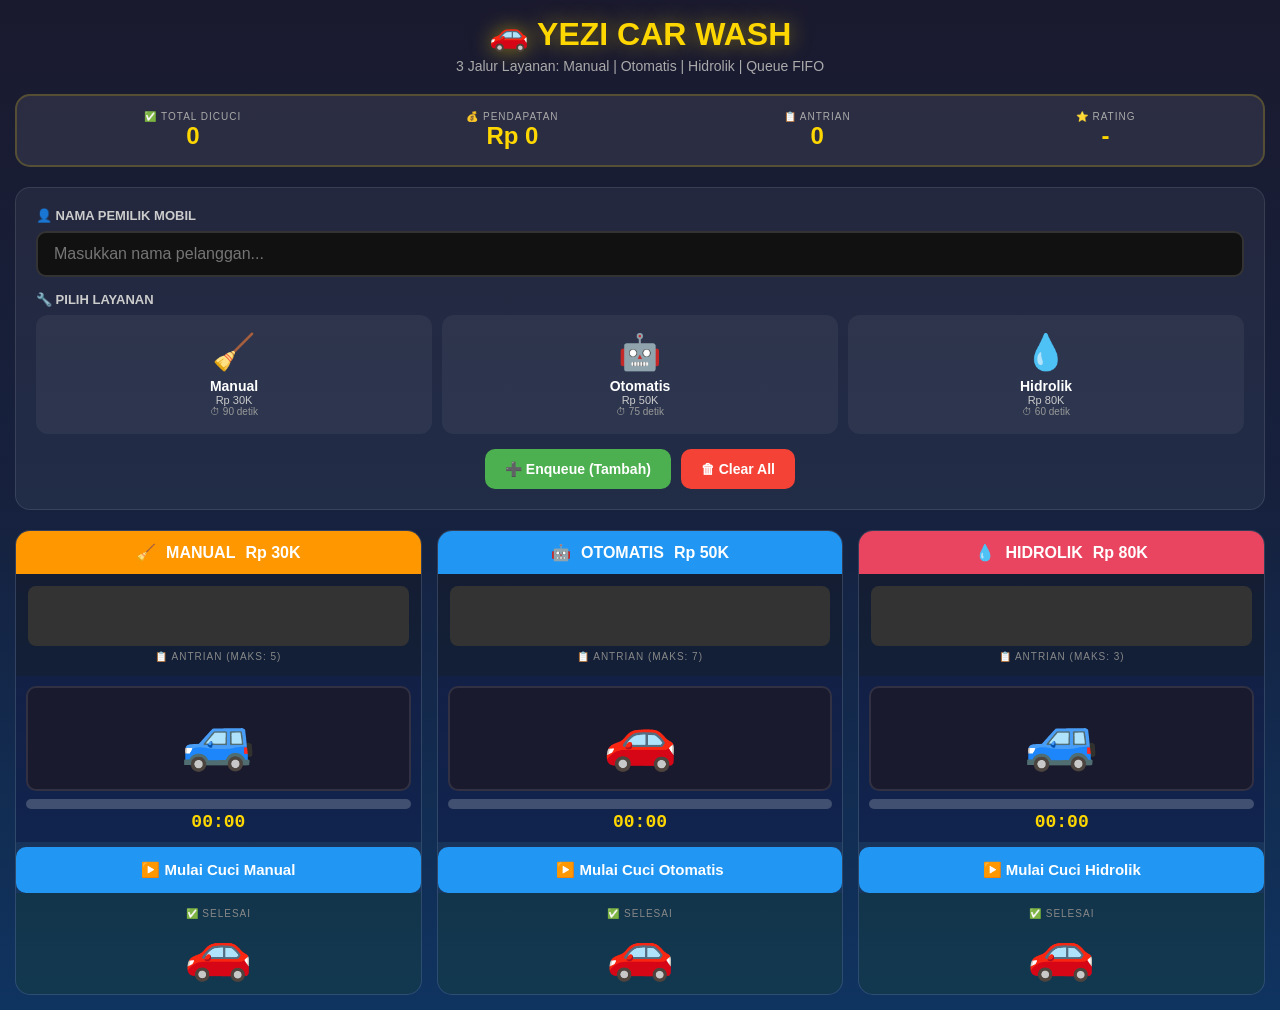
<file: Untitled-1.html>
<!DOCTYPE html>
<html lang="id">
<head>
    <meta charset="UTF-8">
    <meta name="viewport" content="width=device-width, initial-scale=1.0">
    <title>🚗 YeZi Car Wash - Animasi | Queue FIFO</title>
    
    <!-- ========================================= -->
    <!-- CSS INTERNAL (Langsung dalam HTML)        -->
    <!-- ========================================= -->
    <style>
        * {
            margin: 0;
            padding: 0;
            box-sizing: border-box;
        }

        body {
            font-family: 'Segoe UI', Tahoma, Geneva, Verdana, sans-serif;
            background: linear-gradient(180deg, #1a1a2e 0%, #16213e 50%, #0f3460 100%);
            color: #ffffff;
            display: flex;
            justify-content: center;
            padding: 15px;
            min-height: 100vh;
        }

        .container {
            width: 100%;
            max-width: 1300px;
            text-align: center;
        }

        /* HEADER */
        h1 {
            font-size: 32px;
            color: #ffd700;
            margin-bottom: 5px;
            text-shadow: 0 0 20px rgba(255, 215, 0, 0.5);
        }

        .subtitle {
            color: #aaa;
            font-size: 14px;
            margin-bottom: 20px;
        }

        /* NOTIFIKASI */
        .notif {
            background: #4caf50;
            color: #fff;
            padding: 14px 20px;
            border-radius: 12px;
            margin-bottom: 15px;
            display: none;
            font-weight: 600;
            white-space: pre-line;
            box-shadow: 0 8px 25px rgba(0,0,0,0.3);
        }

        .notif.show {
            display: block;
            animation: slideDown 0.4s ease;
        }

        @keyframes slideDown {
            from { opacity: 0; transform: translateY(-30px); }
            to { opacity: 1; transform: translateY(0); }
        }

        /* DASHBOARD */
        .dashboard {
            background: rgba(255,255,255,0.08);
            padding: 15px 20px;
            border-radius: 15px;
            margin-bottom: 20px;
            display: flex;
            justify-content: space-around;
            flex-wrap: wrap;
            gap: 10px;
            border: 2px solid rgba(255,215,0,0.2);
        }

        .dashboard-item {
            text-align: center;
        }

        .dashboard-item .label {
            font-size: 10px;
            color: #aaa;
            text-transform: uppercase;
            letter-spacing: 1px;
        }

        .dashboard-item .value {
            font-size: 24px;
            font-weight: 800;
            color: #ffd700;
        }

        @keyframes pulse {
            0%, 100% { transform: scale(1); }
            50% { transform: scale(1.15); color: #ff9800; }
        }

        .dashboard .value.updated {
            animation: pulse 0.4s ease;
        }

        /* FORM */
        .form-group {
            background: rgba(255,255,255,0.05);
            padding: 20px;
            border-radius: 15px;
            margin-bottom: 20px;
            border: 1px solid rgba(255,255,255,0.1);
        }

        .form-group label {
            display: block;
            margin-bottom: 8px;
            font-weight: 600;
            text-align: left;
            color: #ccc;
            font-size: 13px;
            text-transform: uppercase;
        }

        .form-group input[type="text"] {
            width: 100%;
            padding: 12px 16px;
            border-radius: 10px;
            border: 2px solid #333;
            background: #111;
            color: #fff;
            font-size: 16px;
            margin-bottom: 15px;
            outline: none;
            transition: 0.3s;
        }

        .form-group input[type="text"]:focus {
            border-color: #ffd700;
            box-shadow: 0 0 15px rgba(255,215,0,0.2);
        }

        /* KARTU LAYANAN */
        .layanan-options {
            display: flex;
            gap: 10px;
            margin-bottom: 15px;
            flex-wrap: wrap;
        }

        .layanan-card {
            flex: 1;
            min-width: 100px;
            padding: 15px 10px;
            border-radius: 12px;
            background: rgba(255,255,255,0.05);
            cursor: pointer;
            border: 2px solid transparent;
            transition: 0.3s;
            text-align: center;
        }

        .layanan-card:hover {
            border-color: #ffd700;
            background: rgba(255,255,255,0.1);
        }

        .layanan-card.selected {
            border-color: #ffd700;
            background: #e94560;
            box-shadow: 0 0 25px rgba(233,69,96,0.5);
        }

        .layanan-card .icon { font-size: 35px; display: block; margin-bottom: 5px; }
        .layanan-card .nama-layanan { font-weight: 700; font-size: 14px; display: block; }
        .layanan-card .harga { font-size: 11px; color: #ccc; display: block; }
        .layanan-card .estimasi { font-size: 10px; color: #999; display: block; }

        /* TOMBOL */
        .btn-group {
            display: flex;
            gap: 10px;
            flex-wrap: wrap;
            justify-content: center;
        }

        button {
            padding: 12px 20px;
            border-radius: 10px;
            border: none;
            cursor: pointer;
            font-weight: 600;
            font-size: 14px;
            transition: 0.3s;
            color: #fff;
        }

        button:hover:not(:disabled) {
            transform: translateY(-3px);
            box-shadow: 0 8px 20px rgba(0,0,0,0.4);
        }

        button:disabled {
            opacity: 0.4;
            cursor: not-allowed;
        }

        .btn-tambah { background: #4caf50; }
        .btn-reset { background: #f44336; }
        .btn-cuci {
            background: #2196F3;
            width: 100%;
            margin-top: 5px;
            padding: 14px;
            font-size: 15px;
        }

        /* PANEL AREA */
        .panel-container {
            display: flex;
            gap: 15px;
            flex-wrap: wrap;
        }

        .jalur-cuci {
            flex: 1;
            min-width: 350px;
            background: rgba(255,255,255,0.03);
            border-radius: 15px;
            border: 1px solid rgba(255,255,255,0.1);
            overflow: hidden;
        }

        .jalur-header {
            display: flex;
            align-items: center;
            justify-content: center;
            gap: 10px;
            padding: 12px;
            font-weight: 700;
        }

        .jalur-manual .jalur-header { background: #ff9800; }
        .jalur-otomatis .jalur-header { background: #2196F3; }
        .jalur-hidrolik .jalur-header { background: #e94560; }

        .jalur-header h3 { font-size: 16px; }

        /* AREA ANTRIAN */
        .area-antrian {
            padding: 12px;
            background: rgba(0,0,0,0.3);
            min-height: 100px;
        }

        .jalan-raya {
            background: #333;
            border-radius: 8px;
            padding: 15px 10px;
            min-height: 60px;
            position: relative;
            overflow-x: auto;
        }

        .slot-antrian {
            display: flex;
            gap: 12px;
            align-items: center;
            position: relative;
            z-index: 1;
        }

        .mobil-antrian-item {
            font-size: 40px;
            display: inline-block;
            animation: mobilMasuk 0.5s ease;
            flex-shrink: 0;
            position: relative;
        }

        .mobil-antrian-item::after {
            content: attr(data-nama);
            position: absolute;
            bottom: -20px;
            left: 50%;
            transform: translateX(-50%);
            font-size: 10px;
            background: #000;
            color: #fff;
            padding: 10px 10px;
            border-radius: 10px;
            white-space: nowrap;
        }

        @keyframes mobilMasuk {
            from { transform: translateX(-60px); opacity: 0; }
            to { transform: translateX(0); opacity: 1; }
        }

        .label-area {
            font-size: 10px;
            color: #888;
            margin-top: 5px;
            text-transform: uppercase;
            letter-spacing: 1px;
        }

        /* AREA CUCI */
        .area-cuci {
            padding: 10px;
            background: rgba(0,0,50,0.3);
            min-height: 120px;
        }

        .ruang-cuci {
            background: #1a1a2e;
            border-radius: 10px;
            padding: 15px;
            position: relative;
            min-height: 100px;
            display: flex;
            flex-direction: column;
            align-items: center;
            justify-content: center;
            border: 2px solid rgba(255,255,255,0.1);
        }

        .mobil-cuci-container {
            font-size: 60px;
            z-index: 2;
            transition: 0.5s;
        }

        .mobil-cuci-container.terangkat {
            animation: naikTurun 1s ease-in-out infinite alternate;
        }

        @keyframes naikTurun {
            from { transform: translateY(0); }
            to { transform: translateY(-25px); }
        }

        .mobil-sedang-dicuci {
            display: inline-block;
            animation: goyang 0.3s ease infinite;
        }

        @keyframes goyang {
            0%, 100% { transform: rotate(0); }
            25% { transform: rotate(-4deg); }
            75% { transform: rotate(4deg); }
        }

        /* Efek Cucian */
        .efek-cucian {
            position: absolute;
            top: 0;
            left: 0;
            right: 0;
            bottom: 0;
            pointer-events: none;
            z-index: 3;
            display: none;
        }

        .efek-cucian span {
            position: absolute;
            font-size: 28px;
        }

        .efek-cucian .pekerja { left: 10%; top: 30%; animation: geser 1.5s ease-in-out infinite; }
        .efek-cucian .robot { left: 10%; top: 30%; animation: geser 1.5s ease-in-out infinite; }
        .efek-cucian .spons { left: 30%; top: 40%; animation: putar 1s linear infinite; }
        .efek-cucian .sabun { left: 50%; top: 20%; animation: busa 2s ease-in-out infinite; }
        .efek-cucian .air { right: 25%; top: 35%; animation: semprot 0.6s ease-in-out infinite; }
        .efek-cucian .sikat { left: 40%; top: 25%; animation: putar 0.8s linear infinite; }
        .efek-cucian .lift { left: 15%; bottom: 15%; font-size: 35px; }

        @keyframes geser {
            0%, 100% { transform: translateX(0); }
            50% { transform: translateX(25px); }
        }

        @keyframes putar {
            from { transform: rotate(0); }
            to { transform: rotate(360deg); }
        }

        @keyframes busa {
            0%, 100% { transform: scale(0.5); opacity: 0; }
            50% { transform: scale(1.5); opacity: 1; }
        }

        @keyframes semprot {
            0%, 100% { transform: translateY(0); opacity: 0.5; }
            50% { transform: translateY(-15px); opacity: 1; }
        }

        /* Progress */
        .progress-container {
            background: rgba(255,255,255,0.2);
            border-radius: 10px;
            height: 10px;
            overflow: hidden;
            margin-top: 8px;
            width: 100%;
        }

        .progress-bar {
            height: 100%;
            background: #4caf50;
            border-radius: 10px;
            width: 0%;
            transition: width 0.5s;
        }

        .timer-text {
            font-size: 18px;
            font-weight: 700;
            color: #ffd700;
            font-family: monospace;
            margin-top: 3px;
        }

        /* AREA KELUAR */
        .area-keluar {
            padding: 10px;
            background: rgba(0,50,0,0.2);
            min-height: 70px;
            display: flex;
            flex-direction: column;
            align-items: center;
            justify-content: center;
        }

        .mobil-bersih-container {
            font-size: 55px;
        }

        .mobil-selesai {
            display: inline-block;
        }

        .mobil-selesai.kinclong {
            animation: kinclong 0.6s ease infinite alternate;
        }

        @keyframes kinclong {
            from { filter: brightness(1); transform: scale(1); }
            to { filter: brightness(1.5) drop-shadow(0 0 15px gold); transform: scale(1.15); }
        }

        /* CONFETTI */
        .confetti-particle {
            position: fixed;
            top: -50px;
            z-index: 9999;
            pointer-events: none;
            animation: confettiJatuh 2.5s ease-out forwards;
        }

        @keyframes confettiJatuh {
            0% { transform: translateY(0) rotate(0deg); opacity: 1; }
            100% { transform: translateY(105vh) rotate(720deg); opacity: 0; }
        }

        /* RESPONSIVE */
        @media (max-width: 1100px) {
            .panel-container { flex-direction: column; }
            .jalur-cuci { min-width: 100%; }
        }

        @media (max-width: 500px) {
            h1 { font-size: 22px; }
            .mobil-cuci-container { font-size: 40px; }
            .mobil-bersih-container { font-size: 40px; }
        }
    </style>
</head>
<body>
    <!-- ========================================= -->
    <!-- KONTAINER UTAMA                           -->
    <!-- ========================================= -->
    <div class="container">
        
        <h1>🚗 YEZI CAR WASH</h1>
        <p class="subtitle">3 Jalur Layanan: Manual | Otomatis | Hidrolik | Queue FIFO</p>

        <!-- DASHBOARD -->
        <div class="dashboard">
            <div class="dashboard-item">
                <div class="label">✅ Total Dicuci</div>
                <div class="value" id="totalDicuci">0</div>
            </div>
            <div class="dashboard-item">
                <div class="label">💰 Pendapatan</div>
                <div class="value" id="totalPendapatan">Rp 0</div>
            </div>
            <div class="dashboard-item">
                <div class="label">📋 Antrian</div>
                <div class="value" id="totalAntrian">0</div>
            </div>
            <div class="dashboard-item">
                <div class="label">⭐ Rating</div>
                <div class="value" id="rating">-</div>
            </div>
        </div>

        <!-- NOTIFIKASI -->
        <div id="notif" class="notif"></div>

        <!-- FORM INPUT -->
        <div class="form-group">
            <label>👤 Nama Pemilik Mobil</label>
            <input type="text" id="namaInput" placeholder="Masukkan nama pelanggan...">

            <label>🔧 Pilih Layanan</label>
            <div class="layanan-options">
                <div class="layanan-card" onclick="pilihLayanan('manual')" id="card-manual">
                    <span class="icon">🧹</span>
                    <span class="nama-layanan">Manual</span>
                    <span class="harga">Rp 30K</span>
                    <span class="estimasi">⏱ 90 detik</span>
                </div>
                <div class="layanan-card" onclick="pilihLayanan('otomatis')" id="card-otomatis">
                    <span class="icon">🤖</span>
                    <span class="nama-layanan">Otomatis</span>
                    <span class="harga">Rp 50K</span>
                    <span class="estimasi">⏱ 75 detik</span>
                </div>
                <div class="layanan-card" onclick="pilihLayanan('hidrolik')" id="card-hidrolik">
                    <span class="icon">💧</span>
                    <span class="nama-layanan">Hidrolik</span>
                    <span class="harga">Rp 80K</span>
                    <span class="estimasi">⏱ 60 detik</span>
                </div>
            </div>

            <div class="btn-group">
                <button class="btn-tambah" onclick="tambahAntrian()">➕ Enqueue (Tambah)</button>
                <button class="btn-reset" onclick="resetSemuaAntrian()">🗑 Clear All</button>
            </div>
        </div>

        <!-- PANEL 3 JALUR -->
        <div class="panel-container">
            
            <!-- ============== MANUAL ============== -->
            <div class="jalur-cuci jalur-manual">
                <div class="jalur-header"><span>🧹</span><h3>MANUAL</h3><span>Rp 30K</span></div>
                
                <div class="area-antrian">
                    <div class="jalan-raya">
                        <div class="slot-antrian" id="slotAntrianManual"></div>
                    </div>
                    <span class="label-area">📋 Antrian (Maks: 5)</span>
                </div>

                <div class="area-cuci">
                    <div class="ruang-cuci" style="position:relative;">
                        <div class="mobil-cuci-container" id="mobilCuciManual">
                            <span class="mobil-sedang-dicuci">🚙</span>
                        </div>
                        <div class="efek-cucian" id="efekManual">
                            <span class="pekerja">👨‍🔧</span>
                            <span class="spons">🧽</span>
                            <span class="sabun">🫧</span>
                            <span class="air">💦</span>
                        </div>
                    </div>
                    <div class="progress-container">
                        <div class="progress-bar" id="progressBarManual"></div>
                    </div>
                    <div class="timer-text" id="timerTextManual">00:00</div>
                </div>

                <button class="btn-cuci" id="btnCuciManual" onclick="cuciMobil('manual')">▶️ Mulai Cuci Manual</button>

                <div class="area-keluar">
                    <span class="label-area">✅ Selesai</span>
                    <div class="mobil-bersih-container" id="mobilBersihManual">
                        <span class="mobil-selesai">🚗</span>
                    </div>
                </div>
            </div>

            <!-- ============== OTOMATIS ============== -->
            <div class="jalur-cuci jalur-otomatis">
                <div class="jalur-header"><span>🤖</span><h3>OTOMATIS</h3><span>Rp 50K</span></div>
                
                <div class="area-antrian">
                    <div class="jalan-raya">
                        <div class="slot-antrian" id="slotAntrianOtomatis"></div>
                    </div>
                    <span class="label-area">📋 Antrian (Maks: 7)</span>
                </div>

                <div class="area-cuci">
                    <div class="ruang-cuci" style="position:relative;">
                        <div class="mobil-cuci-container" id="mobilCuciOtomatis">
                            <span class="mobil-sedang-dicuci">🚗</span>
                        </div>
                        <div class="efek-cucian" id="efekOtomatis">
                            <span class="robot">🤖</span>
                            <span class="sikat">🪥</span>
                            <span class="air">💦</span>
                            <span class="sabun">🫧</span>
                        </div>
                    </div>
                    <div class="progress-container">
                        <div class="progress-bar" id="progressBarOtomatis"></div>
                    </div>
                    <div class="timer-text" id="timerTextOtomatis">00:00</div>
                </div>

                <button class="btn-cuci" id="btnCuciOtomatis" onclick="cuciMobil('otomatis')">▶️ Mulai Cuci Otomatis</button>

                <div class="area-keluar">
                    <span class="label-area">✅ Selesai</span>
                    <div class="mobil-bersih-container" id="mobilBersihOtomatis">
                        <span class="mobil-selesai">🚗</span>
                    </div>
                </div>
            </div>

            <!-- ============== HIDROLIK ============== -->
            <div class="jalur-cuci jalur-hidrolik">
                <div class="jalur-header"><span>💧</span><h3>HIDROLIK</h3><span>Rp 80K</span></div>
                
                <div class="area-antrian">
                    <div class="jalan-raya">
                        <div class="slot-antrian" id="slotAntrianHidrolik"></div>
                    </div>
                    <span class="label-area">📋 Antrian (Maks: 3)</span>
                </div>

                <div class="area-cuci">
                    <div class="ruang-cuci" style="position:relative;">
                        <div class="mobil-cuci-container terangkat" id="mobilCuciHidrolik">
                            <span class="mobil-sedang-dicuci">🚙</span>
                        </div>
                        <div class="efek-cucian" id="efekHidrolik">
                            <span class="lift">🏗️</span>
                            <span class="air">💦</span>
                            <span class="air" style="right:30%; top:40%;">💦</span>
                        </div>
                    </div>
                    <div class="progress-container">
                        <div class="progress-bar" id="progressBarHidrolik"></div>
                    </div>
                    <div class="timer-text" id="timerTextHidrolik">00:00</div>
                </div>

                <button class="btn-cuci" id="btnCuciHidrolik" onclick="cuciMobil('hidrolik')">▶️ Mulai Cuci Hidrolik</button>

                <div class="area-keluar">
                    <span class="label-area">✅ Selesai</span>
                    <div class="mobil-bersih-container" id="mobilBersihHidrolik">
                        <span class="mobil-selesai">🚗</span>
                    </div>
                </div>
            </div>

        </div>
        <!-- AKHIR PANEL -->

    </div>

    <!-- ========================================= -->
    <!-- JAVASCRIPT INTERNAL                       -->
    <!-- ========================================= -->
    <script>
        console.log('🚀 Program dimulai...');

        // Data Queue
        const queues = { 'manual': [], 'otomatis': [], 'hidrolik': [] };
        const mesinCuci = { 'manual': false, 'otomatis': false, 'hidrolik': false };
        const timerIntervals = { 'manual': null, 'otomatis': null, 'hidrolik': null };
        let layananDipilih = '';

        const durasiLayanan = { 'manual': 60, 'otomatis': 75, 'hidrolik':  90}; // Dipercepat untuk demo
        const namaLayanan = { 'manual': 'MANUAL', 'otomatis': 'OTOMATIS', 'hidrolik': 'HIDROLIK' };
        const harga = { 'manual': 30000, 'otomatis': 50000, 'hidrolik': 80000 };
        const maxAntrian = { 'manual': 5, 'otomatis': 7, 'hidrolik': 3 };
        const mobilEmoji = ['🚗', '🚙', '🚕', '🚓', '🚘', '🚖', '🚐', '🛻'];

        let totalPendapatan = 0;
        let totalDicuci = 0;
        let rating = 0;

        function capitalize(str) { return str.charAt(0).toUpperCase() + str.slice(1); }
        function formatWaktu(d) { const m = Math.floor(d/60); const s = d%60; return String(m).padStart(2,'0')+':'+String(s).padStart(2,'0'); }

        function tampilkanNotif(pesan, warna) {
            if (!warna) warna = '#4caf50';
            const n = document.getElementById('notif');
            n.textContent = pesan;
            n.style.backgroundColor = warna;
            n.classList.add('show');
            setTimeout(() => n.classList.remove('show'), 4000);
        }

        function updateDashboard() {
            document.getElementById('totalDicuci').textContent = totalDicuci;
            document.getElementById('totalPendapatan').textContent = 'Rp ' + totalPendapatan.toLocaleString('id-ID');
            document.getElementById('totalAntrian').textContent = queues['manual'].length + queues['otomatis'].length + queues['hidrolik'].length;
            const el = document.getElementById('totalPendapatan');
            el.classList.add('updated');
            setTimeout(() => el.classList.remove('updated'), 500);
        }

        function pilihLayanan(l) {
            layananDipilih = l;
            document.querySelectorAll('.layanan-card').forEach(c => c.classList.remove('selected'));
            document.getElementById('card-' + l).classList.add('selected');
        }

        function updateTampilanAntrian(layanan) {
            const container = document.getElementById('slotAntrian' + capitalize(layanan));
            container.innerHTML = '';
            queues[layanan].forEach((item, i) => {
                const div = document.createElement('span');
                div.className = 'mobil-antrian-item';
                div.textContent = item.emoji;
                div.setAttribute('data-nama', item.nama);
                div.style.animationDelay = (i * 0.1) + 's';
                container.appendChild(div);
            });
        }

        function tambahAntrian() {
            const nama = document.getElementById('namaInput').value.trim();
            if (!nama) { tampilkanNotif('❌ Nama tidak boleh kosong!', '#f44336'); return; }
            if (!layananDipilih) { tampilkanNotif('❌ Pilih layanan dulu!', '#f44336'); return; }
            if (queues[layananDipilih].length >= maxAntrian[layananDipilih]) {
                tampilkanNotif('❌ Antrian ' + namaLayanan[layananDipilih] + ' PENUH!', '#f44336');
                return;
            }

            const pelanggan = { nama, layanan: layananDipilih, emoji: mobilEmoji[Math.floor(Math.random() * mobilEmoji.length)] };
            queues[layananDipilih].push(pelanggan);
            updateTampilanAntrian(layananDipilih);
            updateDashboard();
            document.getElementById('namaInput').value = '';
            layananDipilih = '';
            document.querySelectorAll('.layanan-card').forEach(c => c.classList.remove('selected'));
            tampilkanNotif('✅ ' + nama + ' masuk antrian ' + namaLayanan[pelanggan.layanan] + '!');
            console.log('✅ ENQUEUE: ' + nama);
        }

        function cuciMobil(layanan) {
            const queue = queues[layanan];
            if (queue.length === 0) { tampilkanNotif('⚠️ Antrian kosong!', '#ff9800'); return; }
            if (mesinCuci[layanan]) { tampilkanNotif('⏳ Sedang mencuci!', '#ff9800'); return; }

            const mobil = queue.shift();
            mesinCuci[layanan] = true;
            document.getElementById('btnCuci' + capitalize(layanan)).disabled = true;
            updateTampilanAntrian(layanan);
            updateDashboard();

            // Animasi mobil masuk
            document.getElementById('mobilCuci' + capitalize(layanan)).querySelector('.mobil-sedang-dicuci').textContent = mobil.emoji;
            
            // Tampilkan efek
            document.getElementById('efek' + capitalize(layanan)).style.display = 'block';
            document.getElementById('mobilBersih' + capitalize(layanan)).querySelector('.mobil-selesai').classList.remove('kinclong');

            const durasi = durasiLayanan[layanan];
            const progressBar = document.getElementById('progressBar' + capitalize(layanan));
            const timerText = document.getElementById('timerText' + capitalize(layanan));
            progressBar.style.width = '0%';
            timerText.textContent = formatWaktu(durasi);

            console.log('🧽 MENCUCI: ' + mobil.nama);

            let sisa = durasi;
            timerIntervals[layanan] = setInterval(() => {
                sisa--;
                const progress = ((durasi - sisa) / durasi) * 100;
                progressBar.style.width = progress + '%';
                timerText.textContent = formatWaktu(sisa);

                if (progress > 80) progressBar.style.background = '#f44336';
                else if (progress > 40) progressBar.style.background = '#ff9800';

                if (sisa <= 0) {
                    clearInterval(timerIntervals[layanan]);
                    mesinCuci[layanan] = false;
                    document.getElementById('btnCuci' + capitalize(layanan)).disabled = false;
                    document.getElementById('efek' + capitalize(layanan)).style.display = 'none';
                    document.getElementById('mobilCuci' + capitalize(layanan)).querySelector('.mobil-sedang-dicuci').textContent = '🚙';
                    progressBar.style.background = '#4caf50';

                    // Mobil bersih
                    const mobilBersih = document.getElementById('mobilBersih' + capitalize(layanan)).querySelector('.mobil-selesai');
                    mobilBersih.textContent = mobil.emoji + '✨';
                    mobilBersih.classList.add('kinclong');

                    totalDicuci++;
                    totalPendapatan += harga[layanan];
                    rating = Math.floor(Math.random() * 3) + 3;
                    document.getElementById('rating').textContent = '⭐'.repeat(rating);
                    updateDashboard();

                    // Confetti
                    for (let i = 0; i < 30; i++) {
                        setTimeout(() => {
                            const c = document.createElement('div');
                            c.className = 'confetti-particle';
                            c.textContent = ['🎉','✨','🌟','🎊','💫'][Math.floor(Math.random()*5)];
                            c.style.left = Math.random() * 100 + '%';
                            c.style.fontSize = (20 + Math.random() * 30) + 'px';
                            document.body.appendChild(c);
                            setTimeout(() => c.remove(), 3000);
                        }, i * 50);
                    }

                    tampilkanNotif('🎉 SELESAI! ' + mobil.nama + ' kinclong! ⭐' + rating + '/5\n💰 +Rp ' + harga[layanan].toLocaleString('id-ID'));
                    console.log('✅ SELESAI: ' + mobil.nama);
                }
            }, 1000);
        }

        function resetSemuaAntrian() {
            if (Object.values(mesinCuci).some(v => v)) {
                tampilkanNotif('⚠️ Ada mesin mencuci!', '#ff9800');
                return;
            }
            if (Object.values(queues).every(q => q.length === 0)) {
                tampilkanNotif('⚠️ Antrian sudah kosong!', '#ff9800');
                return;
            }
            if (confirm('Hapus semua antrian?')) {
                queues['manual'] = []; queues['otomatis'] = []; queues['hidrolik'] = [];
                updateTampilanAntrian('manual'); updateTampilanAntrian('otomatis'); updateTampilanAntrian('hidrolik');
                updateDashboard();
                ['manual','otomatis','hidrolik'].forEach(l => {
                    document.getElementById('mobilBersih' + capitalize(l)).querySelector('.mobil-selesai').classList.remove('kinclong');
                    document.getElementById('mobilBersih' + capitalize(l)).querySelector('.mobil-selesai').textContent = '🚗';
                });
                tampilkanNotif('🗑 Antrian dihapus!', '#f44336');
            }
        }

        // Inisialisasi
        updateDashboard();
        ['manual','otomatis','hidrolik'].forEach(l => {
            document.getElementById('efek' + capitalize(l)).style.display = 'none';
        });

        console.log('✅ Program siap! Pilih layanan → isi nama → Enqueue → Cuci!');
    </script>
</body>
</html>
</file>
